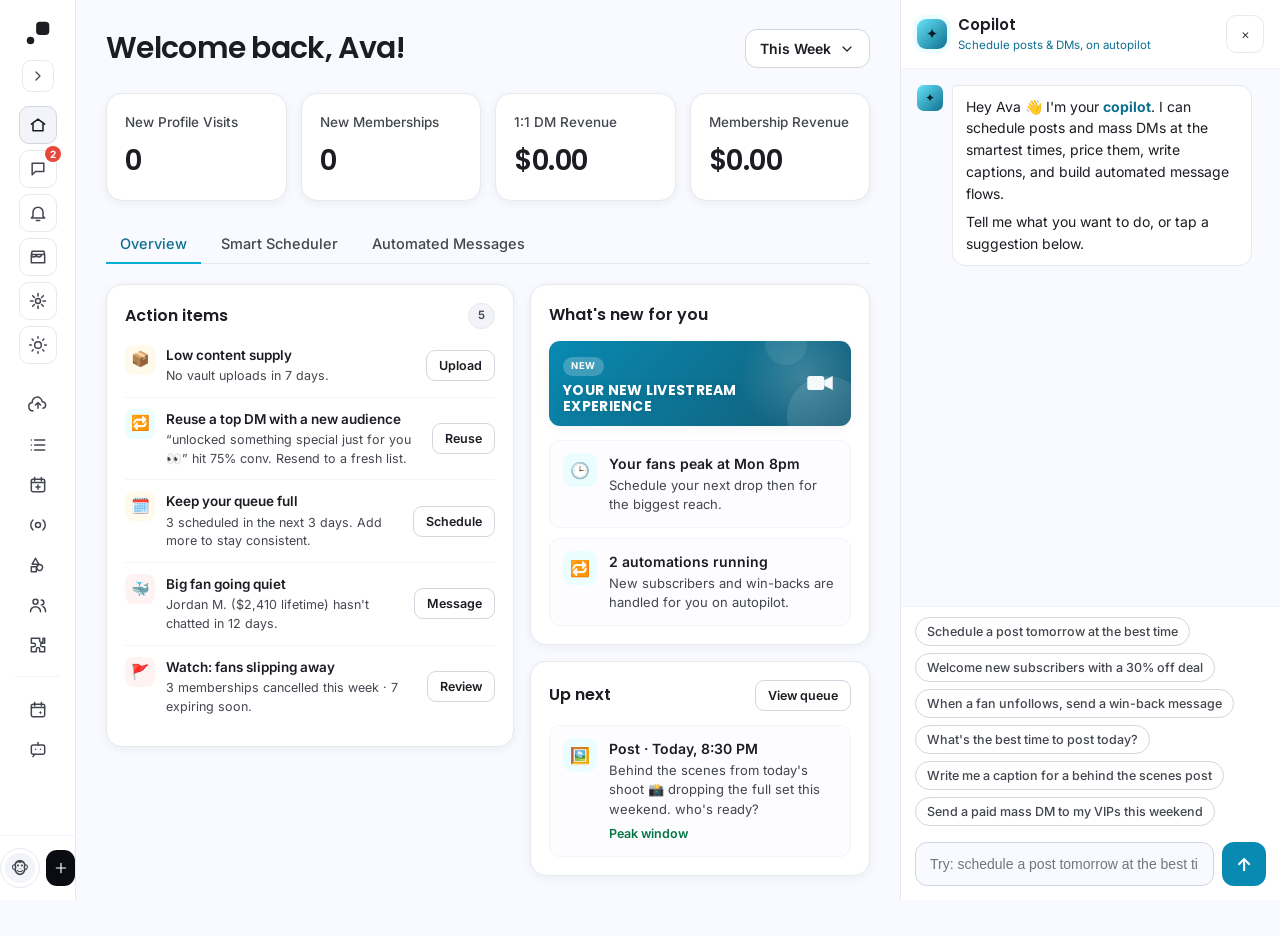
<file: index.html>
<!DOCTYPE html>
<html lang="en">
<head>
  <meta charset="UTF-8" />
  <meta name="viewport" content="width=device-width, initial-scale=1.0" />
  <title>passes · creator copilot</title>
  <meta name="description" content="Passes creator dashboard with an AI copilot that schedules content smartly and builds automated messages." />
  <link rel="preconnect" href="https://fonts.googleapis.com" />
  <link rel="preconnect" href="https://fonts.gstatic.com" crossorigin />
  <link href="https://fonts.googleapis.com/css2?family=Poppins:wght@400;500;600;700&family=Inter:wght@400;500;600&display=swap" rel="stylesheet" />
  <link rel="stylesheet" href="css/styles.css" />
</head>
<body>
  <script>
    // set theme + nav state before paint to avoid a flash
    // (defaults: light theme to match the product, side nav folded)
    (function () {
      var theme = "light", nav = "collapsed";
      try { theme = localStorage.getItem("passes-theme") || "light"; } catch (e) {}
      try { nav = localStorage.getItem("passes-nav") || "collapsed"; } catch (e) {}
      var r = document.documentElement;
      r.setAttribute("data-theme", theme);
      if (nav === "collapsed") r.classList.add("nav-collapsed");
    })();
  </script>

  <!-- ========== LEFT SIDEBAR (foldable) ========== -->
  <aside class="sidebar" id="sidebar">
    <div class="sidebar__inner">
      <div class="sidebar__top">
        <a class="brand" href="#" aria-label="passes home">
          <svg viewBox="0 0 32 32" width="30" height="30" aria-hidden="true">
            <rect x="14" y="4" width="14" height="14" rx="4" fill="currentColor"/>
            <circle cx="8" cy="24" r="4" fill="currentColor"/>
          </svg>
        </a>
        <button class="navtoggle" id="navToggle" aria-label="Expand menu" title="Expand / collapse menu">
          <svg viewBox="0 0 24 24" class="ic ic-sm navtoggle__chev"><path d="M15 6l-6 6 6 6"/></svg>
        </button>
      </div>

      <div class="iconrow">
        <button class="iconbtn is-active" data-view="overview" title="Home" aria-label="Home">
          <svg viewBox="0 0 24 24" class="ic"><path d="M4 11l8-6 8 6M6 10v9h12v-9"/></svg>
        </button>
        <button class="iconbtn" data-soon="Messages" title="Messages" aria-label="Messages">
          <svg viewBox="0 0 24 24" class="ic"><path d="M5 5h14v10H9l-4 4z"/></svg>
          <span class="badge">2</span>
        </button>
        <button class="iconbtn" data-soon="Notifications" title="Notifications" aria-label="Notifications">
          <svg viewBox="0 0 24 24" class="ic"><path d="M6 16v-5a6 6 0 0 1 12 0v5l2 2H4zM10 21h4"/></svg>
        </button>
        <button class="iconbtn" data-soon="Storefront" title="Storefront" aria-label="Storefront">
          <svg viewBox="0 0 24 24" class="ic"><path d="M4 9l1-4h14l1 4M4 9h16v10H4zM4 9a3 3 0 0 0 6 0 3 3 0 0 0 6 0"/></svg>
        </button>
        <button class="iconbtn" data-soon="Settings" title="Settings" aria-label="Settings">
          <svg viewBox="0 0 24 24" class="ic"><circle cx="12" cy="12" r="3"/><path d="M12 3v3M12 18v3M3 12h3M18 12h3M5.6 5.6l2.1 2.1M16.3 16.3l2.1 2.1M18.4 5.6l-2.1 2.1M7.7 16.3l-2.1 2.1"/></svg>
        </button>
        <button class="iconbtn iconbtn--theme" id="themeToggle" title="Toggle light / dark" aria-label="Toggle theme">
          <svg viewBox="0 0 24 24" class="ic ic-sun"><circle cx="12" cy="12" r="4"/><path d="M12 2v2M12 20v2M2 12h2M20 12h2M4.9 4.9l1.4 1.4M17.7 17.7l1.4 1.4M19.1 4.9l-1.4 1.4M6.3 17.7l-1.4 1.4"/></svg>
          <svg viewBox="0 0 24 24" class="ic ic-moon"><path d="M20 14.5A8 8 0 1 1 9.5 4a6.5 6.5 0 0 0 10.5 10.5z"/></svg>
        </button>
      </div>

      <nav class="navgroup" aria-label="Creator tools">
        <div class="navgroup__label">Creator Tools</div>
        <button class="navitem" data-soon="Vault">
          <svg viewBox="0 0 24 24" class="ic"><path d="M12 16V9m0 0l-3 3m3-3l3 3M6 19a5 5 0 0 1-1-9.9A6 6 0 0 1 17 8a4 4 0 0 1 1 7.9"/></svg>
          <span>Vault</span>
        </button>
        <button class="navitem" data-soon="Lists">
          <svg viewBox="0 0 24 24" class="ic"><path d="M8 6h12M8 12h12M8 18h12M4 6h.01M4 12h.01M4 18h.01"/></svg>
          <span>Lists</span>
        </button>
        <button class="navitem" data-view="scheduler">
          <svg viewBox="0 0 24 24" class="ic"><rect x="4" y="5" width="16" height="15" rx="2"/><path d="M4 9h16M8 3v4M16 3v4M12 12v5M9.5 14.5h5"/></svg>
          <span>Scheduler</span>
        </button>
        <button class="navitem" data-soon="Livestream">
          <svg viewBox="0 0 24 24" class="ic"><circle cx="12" cy="12" r="3"/><path d="M6 6a8 8 0 0 0 0 12M18 6a8 8 0 0 1 0 12"/></svg>
          <span>Start Livestream</span>
          <span class="tag">Updated</span>
        </button>
        <button class="navitem" data-soon="Post Categories">
          <svg viewBox="0 0 24 24" class="ic"><path d="M9 4L5 11h8zM17.5 15a3.5 3.5 0 1 0 0 .01M4 14h6v6H4z"/></svg>
          <span>Post Categories</span>
        </button>
        <button class="navitem" data-soon="Manage Memberships">
          <svg viewBox="0 0 24 24" class="ic"><circle cx="9" cy="8" r="3"/><path d="M3 20a6 6 0 0 1 12 0M16 6a3 3 0 0 1 0 6M18 14a6 6 0 0 1 3 6"/></svg>
          <span>Manage Memberships</span>
        </button>
        <button class="navitem" data-soon="Integrations">
          <svg viewBox="0 0 24 24" class="ic"><path d="M10 4h4v3a2 2 0 0 0 4 0V4h2v6h-3a2 2 0 0 0 0 4h3v6h-6v-3a2 2 0 0 0-4 0v3H4v-6h3a2 2 0 0 0 0-4H4V4z"/></svg>
          <span>Integrations</span>
        </button>
      </nav>

      <div class="navgroup navgroup--smart" aria-label="Smart tools">
        <div class="navgroup__label">Smart Tools</div>
        <button class="navitem" data-view="scheduler">
          <svg viewBox="0 0 24 24" class="ic"><rect x="4" y="5" width="16" height="15" rx="2"/><path d="M4 9h16M8 3v4M16 3v4"/><path d="M15 13l.7 1.6L17.3 15l-1.6.7L15 17.3l-.7-1.6L12.7 15l1.6-.7z" fill="currentColor" stroke="none"/></svg>
          <span>Smart Scheduler</span>
        </button>
        <button class="navitem" data-view="automations">
          <svg viewBox="0 0 24 24" class="ic"><rect x="4" y="6" width="16" height="11" rx="2"/><path d="M8 17l-2 3M9 11h.01M15 11h.01M12 3v3"/></svg>
          <span>Automated Messages</span>
        </button>
      </div>

      <div class="sidebar__foot">
        <button class="userswitch" data-soon="Switch account">
          <span class="userswitch__avatar">🐵</span>
          <svg viewBox="0 0 24 24" class="ic ic-sm"><path d="M8 9l4-4 4 4M8 15l4 4 4-4"/></svg>
        </button>
        <button class="btn btn--create" data-soon="Create" title="Create">
          <svg viewBox="0 0 24 24" class="ic ic-sm"><path d="M12 5v14M5 12h14"/></svg>
          <span class="btn__label">Create</span>
        </button>
      </div>
    </div>
  </aside>

  <button class="menubtn" id="menuBtn" aria-label="Open menu" hidden>☰</button>
  <div class="sidebar__scrim" id="sidebarScrim" hidden></div>

  <!-- ========== MAIN ========== -->
  <main class="main" id="main">
    <div class="wrap">
      <header class="mainhead">
        <div><h1 class="mainhead__title">Welcome back, Ava!</h1></div>
        <div id="rangeHost"></div>
      </header>

      <section class="stats" id="statsRow" aria-label="Key metrics"></section>

      <nav class="tabs" role="tablist" aria-label="Dashboard sections">
        <button class="tab is-active" role="tab" data-view="overview">Overview</button>
        <button class="tab" role="tab" data-view="scheduler">Smart Scheduler</button>
        <button class="tab" role="tab" data-view="automations">Automated Messages</button>
      </nav>

      <!-- OVERVIEW -->
      <section class="view is-active" data-view="overview" id="view-overview">
        <div class="overview">
          <div class="card" id="actionItems"></div>
          <div class="overview__right">
            <div class="card notif">
              <div class="card__head"><h3 class="card__title">What's new for you</h3></div>
              <div class="banner" role="img" aria-label="New livestream experience">
                <div class="banner__glass"></div>
                <div class="banner__content">
                  <span class="banner__tag">NEW</span>
                  <div class="banner__title">Your new livestream experience</div>
                </div>
                <svg class="banner__cam" viewBox="0 0 24 24" aria-hidden="true"><rect x="3" y="7" width="12" height="10" rx="2" fill="currentColor"/><path d="M15 10l6-3v10l-6-3z" fill="currentColor"/></svg>
                <span class="banner__c banner__c1"></span>
                <span class="banner__c banner__c2"></span>
              </div>
              <div id="tipsList" class="actionlist"></div>
            </div>
            <div class="card" id="upNextCard"></div>
          </div>
        </div>
      </section>

      <!-- SMART SCHEDULER -->
      <section class="view" data-view="scheduler" id="view-scheduler"></section>

      <!-- AUTOMATED MESSAGES -->
      <section class="view" data-view="automations" id="view-automations"></section>
    </div>
  </main>

  <!-- ========== COPILOT (docked right) ========== -->
  <aside class="copilot" id="copilot" aria-label="AI copilot">
    <div class="copilot__head">
      <div class="copilot__id">
        <span class="copilot__dot" aria-hidden="true"></span>
        <div>
          <div class="copilot__name">Copilot</div>
          <div class="copilot__status">Schedule posts &amp; DMs, on autopilot</div>
        </div>
      </div>
      <button class="iconbtn copilot__min" id="copilotMin" aria-label="Collapse copilot" title="Collapse">×</button>
    </div>
    <div class="chat" id="chatLog" aria-live="polite"></div>
    <div class="chat__suggest" id="chatSuggest"></div>
    <form class="composer" id="composer" autocomplete="off">
      <input class="composer__input" id="chatInput" type="text"
             placeholder="Try: schedule a post tomorrow at the best time" aria-label="Message your copilot" />
      <button class="composer__send" type="submit" aria-label="Send">↑</button>
    </form>
  </aside>

  <button class="fab" id="copilotFab" hidden aria-label="Open copilot">
    <span class="fab__spark" aria-hidden="true">✦</span>
    <span class="fab__label">Copilot</span>
  </button>

  <!-- MODAL HOST -->
  <div class="modal" id="modal" hidden>
    <div class="modal__backdrop" data-close-modal></div>
    <div class="modal__card" role="dialog" aria-modal="true" aria-labelledby="modalTitle" id="modalCard"></div>
  </div>

  <!-- TOASTS -->
  <div class="toasts" id="toasts" aria-live="polite"></div>

  <script src="js/data.js"></script>
  <script src="js/scheduler.js"></script>
  <script src="js/automations.js"></script>
  <script src="js/nlu.js"></script>
  <script src="js/chatbot.js"></script>
  <script src="js/app.js"></script>
</body>
</html>
</file>
<file: css/styles.css>
/* ============================================================
   Passes Creator Dashboard — light-first, with a dark toggle.
   Light default matches the real product; Powder Blue accents.
   Theme model:
     :root                         -> light palette (default)
     @media (prefers-color-scheme: dark) :root:not([data-theme=light])
     :root[data-theme=dark]        -> dark (toggle wins both ways)
   All components read tokens, never raw theme literals.
   ============================================================ */

:root {
  /* Powder Blue scale (approved values) */
  --pb-25:#F5FEFF; --pb-50:#ECFDFF; --pb-100:#CFF9FE; --pb-200:#A5F0FC;
  --pb-300:#67E3F9; --pb-400:#22CCEE; --pb-500:#06AED4; --pb-600:#088AB2;
  --pb-700:#0E7090; --pb-800:#155B75; --pb-900:#164C63; --pb-950:#0D2D3A;

  /* --- LIGHT palette (mapped from Passes Light mode tokens) --- */
  --app:      #F8FAFF;   /* bg-secondary */
  --surface:  #FFFFFF;   /* bg-primary */
  --surface-2:#FFFFFF;
  --raise:    #FDFDFF;   /* bg-secondary-subtle */
  --hover:    #F3F4FA;   /* bg-tertiary */
  --border:   #E8E9EF;   /* border-secondary */
  --border-2: #D4D6DF;   /* border-primary */
  --line:     #F3F4FA;   /* border-tertiary */

  --ink-0: #1B1D23;      /* text-primary */
  --ink-1: #43464F;      /* text-secondary */
  --ink-2: #737581;      /* text-quaternary / placeholder */

  --accent:      #06AED4;   /* brand-500 */
  --accent-deep: #0E7090;   /* brand-700 */
  --accent-text: #0E7090;   /* text-brand-secondary (on light) */
  --accent-soft: #ECFDFF;   /* bg-brand-primary */
  --brand-solid:       #088AB2;  /* bg-brand-solid */
  --brand-solid-hover: #0E7090;  /* bg-brand-solid-hover */
  --on-brand-solid:    #FFFFFF;  /* text-primary-on-brand */
  --ink-on-accent-deep:#FFFFFF;  /* text on deep-accent bubble */

  --good:#067647; --good-soft:#ECFDF3; --good-bd:#ABEFC6;   /* success */
  --warn:#B54708; --warn-soft:#FFFAEB; --warn-bd:#FEDF89;   /* warning */
  --bad:#D92D20;  --bad-soft:#FEF3F2;  --bad-bd:#FDA29B;    /* error */

  --post-text:#0E7090; --post-bg:#ECFDFF; --post-bd:#A5F0FC;
  --dm-text:#6B3FB0;   --dm-bg:#F2ECFD;  --dm-bd:#DDD0F5;

  --create-bg:#0B0C12; --create-text:#FFFFFF;  /* bg-primary-solid */

  --radius:16px; --radius-sm:11px;
  --shadow:    0 10px 30px rgba(20,30,40,.10);
  --shadow-sm: 0 2px 10px rgba(20,30,40,.06);
  --ring: 0 0 0 3px rgba(6,174,212,.28);

  --font-display:"Poppins", system-ui, sans-serif;
  --font-body:"Inter", system-ui, -apple-system, sans-serif;

  --side-w: 250px;
  --side-w-collapsed: 76px;
  --copilot-w: 380px;
}

/* --- DARK palette (mapped from Passes Dark mode tokens) --- */
@media (prefers-color-scheme: dark) {
  :root:not([data-theme="light"]) {
    --app:#0B0C12; --surface:#1B1D23; --surface-2:#1B1D23; --raise:#1B1D23;
    --hover:#292A31; --border:#292A31; --border-2:#43464F; --line:#292A31;
    --ink-0:#F8FAFF; --ink-1:#D4D6DF; --ink-2:#A4A7B3;
    --accent:#06AED4; --accent-deep:#67E3F9; --accent-text:#A5F0FC; --accent-soft:rgba(6,174,212,.16);
    --brand-solid:#088AB2; --brand-solid-hover:#06AED4; --on-brand-solid:#F8FAFF;
    --ink-on-accent-deep:#04222b;
    --good:#47CD89; --good-soft:rgba(23,178,106,.16); --good-bd:#085D3A;
    --warn:#FDB022; --warn-soft:rgba(247,144,9,.16); --warn-bd:#93370D;
    --bad:#F97066;  --bad-soft:rgba(240,68,56,.16);   --bad-bd:#912018;
    --post-text:#A5F0FC; --post-bg:rgba(8,138,178,.20); --post-bd:#0E7090;
    --dm-text:#D6B8FF;   --dm-bg:rgba(120,80,200,.20);  --dm-bd:#40306b;
    --create-bg:#F8FAFF; --create-text:#0B0C12;
    --shadow:0 14px 40px rgba(0,0,0,.5); --shadow-sm:0 4px 16px rgba(0,0,0,.35);
    --ring:0 0 0 3px rgba(6,174,212,.35);
  }
}
/* --- DARK palette (explicit toggle) --- */
:root[data-theme="dark"] {
  --app:#0B0C12; --surface:#1B1D23; --surface-2:#1B1D23; --raise:#1B1D23;
  --hover:#292A31; --border:#292A31; --border-2:#43464F; --line:#292A31;
  --ink-0:#F8FAFF; --ink-1:#D4D6DF; --ink-2:#A4A7B3;
  --accent:#06AED4; --accent-deep:#67E3F9; --accent-text:#A5F0FC; --accent-soft:rgba(6,174,212,.16);
  --brand-solid:#088AB2; --brand-solid-hover:#06AED4; --on-brand-solid:#F8FAFF;
  --ink-on-accent-deep:#04222b;
  --good:#47CD89; --good-soft:rgba(23,178,106,.16); --good-bd:#085D3A;
  --warn:#FDB022; --warn-soft:rgba(247,144,9,.16); --warn-bd:#93370D;
  --bad:#F97066;  --bad-soft:rgba(240,68,56,.16);   --bad-bd:#912018;
  --post-text:#A5F0FC; --post-bg:rgba(8,138,178,.20); --post-bd:#0E7090;
  --dm-text:#D6B8FF;   --dm-bg:rgba(120,80,200,.20);  --dm-bd:#40306b;
  --create-bg:#F8FAFF; --create-text:#0B0C12;
  --shadow:0 14px 40px rgba(0,0,0,.5); --shadow-sm:0 4px 16px rgba(0,0,0,.35);
  --ring:0 0 0 3px rgba(6,174,212,.35);
}

* { box-sizing: border-box; }
[hidden] { display: none !important; }

html, body {
  margin: 0; padding: 0;
  background: var(--app);
  color: var(--ink-0);
  font-family: var(--font-body);
  font-size: 15px; line-height: 1.5;
  -webkit-font-smoothing: antialiased;
}
a { color: inherit; text-decoration: none; }
button { font-family: inherit; cursor: pointer; }
:focus-visible { outline: none; box-shadow: var(--ring); border-radius: 8px; }
@media (prefers-reduced-motion: reduce) { * { animation: none !important; transition: none !important; } }

.ic { width: 20px; height: 20px; fill: none; stroke: currentColor; stroke-width: 1.8; stroke-linecap: round; stroke-linejoin: round; flex: 0 0 auto; }
.ic-sm { width: 16px; height: 16px; }

/* ===================== SIDEBAR ===================== */
.sidebar {
  position: fixed; top: 0; left: 0; bottom: 0; width: var(--side-w); z-index: 40;
  background: var(--surface); border-right: 1px solid var(--border);
  overflow-y: auto;
}
.sidebar__inner { display: flex; flex-direction: column; min-height: 100%; padding: 18px 14px 90px; }
.sidebar__top { display: flex; align-items: center; justify-content: space-between; padding: 0 4px 12px; }
.brand { color: var(--ink-0); display: flex; align-items: center; }
.navtoggle {
  width: 32px; height: 32px; border-radius: 9px; border: 1px solid var(--border);
  background: var(--surface); color: var(--ink-1); display: grid; place-items: center;
  transition: background .15s, color .15s;
}
.navtoggle:hover { background: var(--hover); color: var(--ink-0); }
.navtoggle__chev { transition: transform .2s; }
.nav-collapsed .navtoggle__chev { transform: rotate(180deg); }
.iconrow { display: flex; gap: 6px; padding: 0 4px 14px; flex-wrap: wrap; }
.iconbtn {
  position: relative; width: 38px; height: 38px; border-radius: 10px;
  border: 1px solid var(--border); background: var(--surface); color: var(--ink-1);
  display: grid; place-items: center; transition: background .15s, color .15s, border-color .15s;
}
.iconbtn:hover { background: var(--hover); color: var(--ink-0); }
.iconbtn.is-active { background: var(--hover); color: var(--ink-0); border-color: var(--border-2); }
.iconbtn .badge {
  position: absolute; top: -5px; right: -5px; min-width: 16px; height: 16px; padding: 0 4px;
  border-radius: 999px; background: #E8483C; color: #fff; font-size: 10px; font-weight: 700;
  display: grid; place-items: center;
}
.iconbtn--theme .ic-moon { display: none; }
:root[data-theme="dark"] .iconbtn--theme .ic-sun { display: none; }
:root[data-theme="dark"] .iconbtn--theme .ic-moon { display: block; }

.navgroup { display: flex; flex-direction: column; gap: 2px; padding-top: 8px; }
.navgroup--smart { margin-top: 12px; padding-top: 14px; border-top: 1px solid var(--line); }
.navgroup__label {
  font-size: 11px; font-weight: 700; letter-spacing: .8px; text-transform: uppercase;
  color: var(--ink-2); padding: 6px 10px;
}
.navitem {
  display: flex; align-items: center; gap: 12px; width: 100%;
  padding: 9px 10px; border-radius: 10px; border: none; background: transparent;
  color: var(--ink-1); font-size: 14.5px; font-weight: 500; text-align: left;
  transition: background .15s, color .15s;
}
.navitem span:not(.tag) { flex: 1; }
.navitem:hover { background: var(--hover); color: var(--ink-0); }
.navitem.is-active { background: var(--accent-soft); color: var(--accent-text); }
.navitem.is-active .ic { color: var(--accent-text); }
.tag {
  font-size: 10.5px; font-weight: 700; color: var(--accent-text);
  border: 1px solid var(--post-bd); background: var(--post-bg);
  padding: 2px 7px; border-radius: 999px;
}

.sidebar__foot {
  position: fixed; bottom: 0; left: 0; width: var(--side-w);
  display: flex; gap: 8px; align-items: center; padding: 12px 18px;
  background: var(--surface); border-right: 1px solid var(--border); border-top: 1px solid var(--line);
}
.userswitch {
  display: flex; align-items: center; gap: 4px; padding: 4px 8px 4px 4px;
  border: 1px solid var(--border); border-radius: 999px; background: var(--surface); color: var(--ink-1);
}
.userswitch__avatar {
  width: 30px; height: 30px; border-radius: 50%; display: grid; place-items: center;
  background: var(--hover); font-size: 16px;
}
.btn--create {
  flex: 1; display: inline-flex; align-items: center; justify-content: center; gap: 7px;
  background: var(--create-bg); color: var(--create-text);
  border: none; border-radius: 12px; padding: 11px 14px; font-weight: 600; font-size: 14px;
}
.btn--create .ic { stroke: currentColor; }
.btn--create:hover { opacity: .92; }

.menubtn {
  position: fixed; top: 14px; left: 14px; z-index: 60;
  width: 42px; height: 42px; border-radius: 11px; border: 1px solid var(--border);
  background: var(--surface); color: var(--ink-0); font-size: 18px; box-shadow: var(--shadow-sm);
}
.sidebar__scrim { position: fixed; inset: 0; z-index: 39; background: rgba(10,20,25,.4); }

/* ===================== MAIN ===================== */
.main { margin-left: var(--side-w); margin-right: var(--copilot-w); min-height: 100vh; padding: 26px 30px 60px; transition: margin .2s ease; }
.copilot-off .main { margin-right: 0; }
.wrap { max-width: 1000px; margin: 0 auto; }

.mainhead { display: flex; align-items: center; justify-content: space-between; gap: 16px; margin-bottom: 22px; }
.mainhead__title { font-family: var(--font-display); font-weight: 600; font-size: 30px; letter-spacing: -.7px; margin: 0; }
.mainhead__sub { color: var(--ink-1); margin: 3px 0 0; }

/* range filter */
.rangefilter { position: relative; }
.rangefilter__btn {
  display: inline-flex; align-items: center; gap: 8px;
  background: var(--surface); border: 1px solid var(--border-2); color: var(--ink-0);
  border-radius: 12px; padding: 10px 14px; font-weight: 600; font-size: 14px;
}
.rangefilter__btn:hover { background: var(--hover); }
.rangefilter__menu {
  position: absolute; right: 0; top: calc(100% + 6px); z-index: 30; min-width: 170px;
  background: var(--surface); border: 1px solid var(--border); border-radius: 12px;
  box-shadow: var(--shadow); padding: 6px; display: flex; flex-direction: column;
}
.rangefilter__menu button {
  text-align: left; background: transparent; border: none; color: var(--ink-1);
  padding: 9px 11px; border-radius: 8px; font-size: 14px; font-weight: 500;
}
.rangefilter__menu button:hover { background: var(--hover); color: var(--ink-0); }
.rangefilter__menu button.is-active { color: var(--accent-text); font-weight: 600; }

/* ===================== STATS ===================== */
.stats { display: grid; grid-template-columns: repeat(4, 1fr); gap: 14px; margin-bottom: 24px; }
.stat { background: var(--surface); border: 1px solid var(--border); border-radius: var(--radius); padding: 18px; box-shadow: var(--shadow-sm); }
.stat__label { color: var(--ink-1); font-size: 13.5px; font-weight: 500; }
.stat__value { font-family: var(--font-display); font-weight: 600; font-size: 28px; margin-top: 8px; letter-spacing: -.5px; font-variant-numeric: tabular-nums; }
.stat__delta { font-size: 12.5px; font-weight: 600; margin-top: 4px; }
.stat__delta.up { color: var(--good); }
.stat__delta.down { color: var(--bad); }
.stat__delta.flat { color: var(--ink-2); }

/* ===================== TABS ===================== */
.tabs { display: flex; gap: 6px; border-bottom: 1px solid var(--border); margin-bottom: 20px; }
.tab { background: transparent; border: none; color: var(--ink-1); font-weight: 500; font-size: 14.5px; padding: 10px 14px; border-bottom: 2px solid transparent; margin-bottom: -1px; transition: color .15s, border-color .15s; }
.tab:hover { color: var(--ink-0); }
.tab.is-active { color: var(--accent-text); border-bottom-color: var(--accent); }

/* ===================== VIEWS ===================== */
.view { display: none; animation: fade .25s ease; }
.view.is-active { display: block; }
@keyframes fade { from { opacity: 0; transform: translateY(4px); } to { opacity: 1; transform: none; } }

/* OVERVIEW layout: Action items (left) | right column with What's new over Up next */
.overview { display: grid; grid-template-columns: minmax(0, 1.2fr) minmax(0, 1fr); gap: 16px; align-items: start; }
.overview__right { display: flex; flex-direction: column; gap: 16px; }
.notif .banner { margin-bottom: 14px; }
.notif .actionlist { margin-top: 0; }

/* action items */
.aitem { display: flex; gap: 11px; align-items: flex-start; padding: 11px 0; border-top: 1px solid var(--line); }
.aitem:first-child { border-top: none; padding-top: 2px; }
.aitem__icon { flex: 0 0 30px; height: 30px; border-radius: 8px; display: grid; place-items: center; font-size: 15px; background: var(--accent-soft); }
.aitem__icon--warn { background: var(--warn-soft); }
.aitem__icon--bad { background: var(--bad-soft); }
.aitem__body { flex: 1; min-width: 0; }
.aitem__title { font-weight: 600; font-size: 13.5px; }
.aitem__desc { color: var(--ink-1); font-size: 12.5px; margin-top: 2px; }
.aitem__cta { flex-shrink: 0; align-self: center; }

/* ===================== CARDS / GENERIC ===================== */
.card { background: var(--surface); border: 1px solid var(--border); border-radius: var(--radius); padding: 18px; box-shadow: var(--shadow-sm); }
.card__head { display: flex; align-items: center; justify-content: space-between; gap: 12px; margin-bottom: 14px; }
.card__title { font-family: var(--font-display); font-weight: 600; font-size: 16px; margin: 0; }
.card__sub { color: var(--ink-1); font-size: 13px; margin: 2px 0 0; }

.btn { border: 1px solid transparent; border-radius: 11px; padding: 9px 15px; font-weight: 600; font-size: 13.5px; transition: transform .08s, background .15s, border-color .15s, opacity .15s; }
.btn:active { transform: translateY(1px); }
.btn--primary { background: var(--brand-solid); color: var(--on-brand-solid); }
.btn--primary:hover { background: var(--brand-solid-hover); }
.btn--ghost { background: var(--surface); border-color: var(--border-2); color: var(--ink-0); }
.btn--ghost:hover { background: var(--hover); }
.btn--sm { padding: 7px 12px; font-size: 12.5px; border-radius: 9px; }
.btn--danger { background: transparent; border-color: var(--bad-bd); color: var(--bad); }
.btn--danger:hover { background: var(--bad-soft); }

.pill { display: inline-flex; align-items: center; gap: 5px; padding: 3px 9px; border-radius: 999px; font-size: 11.5px; font-weight: 600; background: var(--hover); color: var(--ink-1); border: 1px solid var(--border); }
.pill--smart { background: var(--accent-soft); color: var(--accent-text); border-color: var(--post-bd); }
.pill--post { color: var(--post-text); border-color: var(--post-bd); background: var(--post-bg); }
.pill--dm { color: var(--dm-text); border-color: var(--dm-bd); background: var(--dm-bg); }
.pill--active { color: var(--good); border-color: var(--good-bd); background: var(--good-soft); }
.pill--paused { color: var(--warn); border-color: var(--warn-bd); background: var(--warn-soft); }

.muted { color: var(--ink-2); }
.small { font-size: 12.5px; }
.right { margin-left: auto; }
.spacer { flex: 1; }
.stat__delta.up, .up { color: var(--good); }
.down { color: var(--bad); }
.flat { color: var(--ink-2); }

/* what's-new tips */
.actionlist { display: flex; flex-direction: column; gap: 10px; }
.action-tip { display: flex; gap: 12px; align-items: flex-start; background: var(--raise); border: 1px solid var(--line); border-radius: var(--radius-sm); padding: 12px 13px; }
.action-tip__icon { flex: 0 0 34px; height: 34px; border-radius: 9px; display: grid; place-items: center; font-size: 16px; background: var(--accent-soft); color: var(--accent-text); }
.action-tip__title { font-weight: 600; font-size: 14px; }
.action-tip__desc { color: var(--ink-1); font-size: 13px; margin-top: 2px; }

/* ===================== LIVESTREAM BANNER ===================== */
.banner {
  position: relative; overflow: hidden; border-radius: var(--radius-sm);
  background: linear-gradient(135deg, #088AB2 0%, #0E7090 55%, #155B75 100%);
  min-height: 84px; color: #fff; box-shadow: var(--shadow-sm);
  display: flex; align-items: center;
}
.banner__glass { position: absolute; inset: 0; background: radial-gradient(90px 90px at 84% 40%, rgba(255,255,255,.18), transparent 70%); }
.banner__content { position: relative; z-index: 2; padding: 12px 14px; }
.banner__tag { display: inline-block; background: rgba(255,255,255,.22); color: #fff; font-size: 9.5px; font-weight: 700; letter-spacing: .5px; padding: 2px 8px; border-radius: 999px; margin-bottom: 6px; }
.banner__title { font-family: var(--font-display); font-weight: 700; font-size: 14px; line-height: 1.15; text-transform: uppercase; letter-spacing: .3px; max-width: 72%; text-shadow: 0 1px 8px rgba(0,0,0,.12); }
.banner__cam { position: absolute; right: 14px; top: 50%; transform: translateY(-50%); width: 34px; height: 34px; color: rgba(255,255,255,.95); z-index: 2; }
.banner__c { position: absolute; border-radius: 50%; background: rgba(255,255,255,.10); z-index: 1; }
.banner__c1 { width: 80px; height: 80px; right: -16px; bottom: -30px; }
.banner__c2 { width: 42px; height: 42px; right: 44px; top: -18px; background: rgba(255,255,255,.08); }

/* ===================== QUEUE (scheduler) ===================== */
.toolbar { display: flex; align-items: center; gap: 10px; margin-bottom: 14px; flex-wrap: wrap; }
.seg { display: inline-flex; background: var(--surface); border: 1px solid var(--border); border-radius: 11px; padding: 3px; }
.seg button { background: transparent; border: none; color: var(--ink-1); padding: 7px 13px; border-radius: 8px; font-weight: 600; font-size: 13px; }
.seg button.is-active { background: var(--hover); color: var(--accent-text); }

.queue { display: flex; flex-direction: column; gap: 10px; }
.qitem { display: grid; grid-template-columns: 92px 1fr auto; gap: 14px; align-items: center; background: var(--surface); border: 1px solid var(--border); border-radius: var(--radius); padding: 14px 16px; box-shadow: var(--shadow-sm); transition: border-color .15s; }
.qitem:hover { border-color: var(--border-2); }
.qitem__when { text-align: center; }
.qitem__day { font-family: var(--font-display); font-weight: 600; font-size: 18px; }
.qitem__mon { font-size: 11px; color: var(--ink-2); text-transform: uppercase; letter-spacing: .5px; }
.qitem__time { font-size: 12.5px; color: var(--accent-text); margin-top: 2px; font-weight: 600; }
.qitem__body { min-width: 0; }
.qitem__meta { display: flex; align-items: center; gap: 8px; margin-bottom: 5px; flex-wrap: wrap; }
.qitem__text { color: var(--ink-0); font-size: 14px; overflow: hidden; display: -webkit-box; -webkit-line-clamp: 2; -webkit-box-orient: vertical; }
.qitem__sub { color: var(--ink-2); font-size: 12.5px; margin-top: 4px; display: flex; align-items: center; gap: 8px; }
.qitem__thumb { width: 30px; height: 30px; border-radius: 7px; object-fit: cover; border: 1px solid var(--border); }
.qitem__actions { display: flex; gap: 6px; flex-shrink: 0; }
.empty { text-align: center; color: var(--ink-2); padding: 40px 20px; border: 1px dashed var(--border-2); border-radius: var(--radius); }

/* ===================== AUTOMATIONS ===================== */
.autolist { display: flex; flex-direction: column; gap: 10px; }
.auto { background: var(--surface); border: 1px solid var(--border); border-radius: var(--radius); padding: 15px 16px; display: grid; grid-template-columns: 40px 1fr auto; gap: 14px; align-items: center; box-shadow: var(--shadow-sm); transition: border-color .15s; }
.auto:hover { border-color: var(--border-2); }
.auto__icon { width: 40px; height: 40px; border-radius: 10px; display: grid; place-items: center; font-size: 18px; background: var(--accent-soft); }
.auto__name { font-weight: 600; font-size: 14.5px; }
.auto__trig { color: var(--ink-1); font-size: 12.5px; margin-top: 2px; }
.auto__stat { color: var(--ink-2); font-size: 12px; margin-top: 4px; }
.auto__right { display: flex; align-items: center; gap: 10px; }

.flow { display: flex; flex-direction: column; }
.flow__node { background: var(--raise); border: 1px solid var(--border); border-radius: var(--radius-sm); padding: 13px 15px; }
.flow__node--trigger { border-color: var(--post-bd); background: var(--post-bg); }
.flow__node--cond { border-color: var(--warn-bd); background: var(--warn-soft); }
.flow__nodetop { display: flex; align-items: center; gap: 8px; margin-bottom: 6px; }
.flow__kind { font-size: 11px; font-weight: 700; text-transform: uppercase; letter-spacing: .6px; color: var(--ink-2); }
.flow__body { font-size: 13.5px; color: var(--ink-0); }
.flow__delay { color: var(--accent-text); font-size: 12px; font-weight: 600; }
.flow__connector { height: 20px; width: 2px; background: var(--border-2); margin: 0 auto; }
.flow__connector-label { text-align: center; margin: 4px auto; font-size: 11px; color: var(--ink-2); }

/* toggle switch */
.switch { position: relative; width: 40px; height: 22px; flex: 0 0 40px; }
.switch input { opacity: 0; width: 0; height: 0; }
.switch__track { position: absolute; inset: 0; border-radius: 999px; background: var(--border-2); transition: background .18s; }
.switch__track::before { content: ""; position: absolute; left: 3px; top: 3px; width: 16px; height: 16px; border-radius: 50%; background: #fff; transition: transform .18s; box-shadow: 0 1px 2px rgba(0,0,0,.2); }
.switch input:checked + .switch__track { background: var(--accent); }
.switch input:checked + .switch__track::before { transform: translateX(18px); }

/* ===================== COPILOT (docked right) ===================== */
.copilot {
  position: fixed; top: 0; right: 0; bottom: 0; width: var(--copilot-w); z-index: 45;
  display: flex; flex-direction: column; background: var(--surface);
  border-left: 1px solid var(--border);
}
.copilot-off .copilot { display: none; }

.copilot__head { display: flex; align-items: center; justify-content: space-between; padding: 14px 16px; border-bottom: 1px solid var(--line); background: var(--surface); }
.copilot__id { display: flex; align-items: center; gap: 11px; }
.copilot__dot { width: 30px; height: 30px; border-radius: 9px; background: linear-gradient(135deg, var(--pb-300), var(--pb-700)); display: grid; place-items: center; flex-shrink: 0; box-shadow: 0 0 0 4px var(--accent-soft); }
.copilot__dot::after { content: "✦"; color: #04222b; font-size: 15px; }
.copilot__name { font-family: var(--font-display); font-weight: 600; font-size: 15px; }
.copilot__status { font-size: 11.5px; color: var(--accent-text); }
.copilot__min { border: 1px solid var(--border); }

.chat { flex: 1; overflow-y: auto; padding: 16px; display: flex; flex-direction: column; gap: 12px; scroll-behavior: smooth; background: var(--app); }
.msg { display: flex; gap: 9px; max-width: 100%; animation: msgIn .22s ease; }
@keyframes msgIn { from { opacity: 0; transform: translateY(6px); } to { opacity: 1; transform: none; } }
.msg__avatar { flex: 0 0 26px; height: 26px; border-radius: 7px; display: grid; place-items: center; font-size: 12px; }
.msg--bot .msg__avatar { background: linear-gradient(135deg, var(--pb-300), var(--pb-700)); color: #04222b; }
.msg--user { flex-direction: row-reverse; }
.msg--user .msg__avatar { background: var(--hover); color: var(--ink-0); }
.msg__bubble { padding: 10px 13px; border-radius: 13px; font-size: 14px; line-height: 1.55; max-width: 300px; }
.msg--bot .msg__bubble { background: var(--surface); border: 1px solid var(--border); border-top-left-radius: 4px; }
.msg--user .msg__bubble { background: var(--accent-deep); color: var(--ink-on-accent-deep); border-top-right-radius: 4px; font-weight: 500; }
.msg__bubble p { margin: 0 0 7px; }
.msg__bubble p:last-child { margin-bottom: 0; }
.msg__bubble strong { color: inherit; font-weight: 700; }
.msg--bot .msg__bubble strong { color: var(--accent-text); }
.msg__bubble ul { margin: 6px 0; padding-left: 18px; }
.msg__bubble code { background: var(--hover); padding: 1px 5px; border-radius: 5px; font-size: 12.5px; }

.typing { display: inline-flex; gap: 4px; padding: 4px 2px; }
.typing span { width: 6px; height: 6px; border-radius: 50%; background: var(--ink-2); animation: blink 1.2s infinite; }
.typing span:nth-child(2) { animation-delay: .2s; }
.typing span:nth-child(3) { animation-delay: .4s; }
@keyframes blink { 0%,60%,100% { opacity: .3; } 30% { opacity: 1; } }

.actioncard { margin-top: 4px; background: var(--surface); border: 1px solid var(--post-bd); border-radius: 12px; overflow: hidden; }
.actioncard__head { padding: 9px 12px; font-size: 11px; font-weight: 700; text-transform: uppercase; letter-spacing: .6px; color: var(--accent-text); background: var(--accent-soft); border-bottom: 1px solid var(--post-bd); display: flex; align-items: center; gap: 6px; }
.actioncard__body { padding: 12px; display: flex; flex-direction: column; gap: 8px; }
.kv { display: flex; gap: 8px; font-size: 13px; }
.kv__k { color: var(--ink-2); flex: 0 0 84px; }
.kv__v { color: var(--ink-0); font-weight: 500; }
.actioncard__foot { padding: 0 12px 12px; display: flex; gap: 8px; flex-wrap: wrap; }
.actioncard.is-done .actioncard__foot { display: none; }
.actioncard__done { padding: 10px 12px; color: var(--good); font-size: 12.5px; font-weight: 600; border-top: 1px solid var(--line); display: none; }
.actioncard.is-done .actioncard__done { display: block; }

.chat__suggest { display: flex; gap: 7px; padding: 10px 14px 4px; flex-wrap: wrap; border-top: 1px solid var(--line); background: var(--surface); }
.chip { background: var(--surface); border: 1px solid var(--border-2); color: var(--ink-1); padding: 6px 11px; border-radius: 999px; font-size: 12.5px; font-weight: 500; transition: background .15s, color .15s, border-color .15s; }
.chip:hover { background: var(--hover); color: var(--accent-text); border-color: var(--post-bd); }

.composer { display: flex; gap: 8px; padding: 12px 14px 14px; background: var(--surface); }
.composer__input { flex: 1; background: var(--app); border: 1px solid var(--border-2); color: var(--ink-0); border-radius: 12px; padding: 11px 14px; font-size: 14px; outline: none; transition: border-color .15s, box-shadow .15s; }
.composer__input:focus { border-color: var(--accent); box-shadow: var(--ring); }
.composer__input::placeholder { color: var(--ink-2); }
.composer__send { flex: 0 0 44px; height: 44px; border-radius: 12px; border: none; background: var(--brand-solid); color: var(--on-brand-solid); font-size: 18px; font-weight: 700; transition: background .15s, transform .08s; }
.composer__send:hover { background: var(--brand-solid-hover); }
.composer__send:active { transform: scale(.94); }

/* FAB */
.fab { position: fixed; right: 22px; bottom: 22px; z-index: 65; background: var(--brand-solid); color: var(--on-brand-solid); border: none; border-radius: 999px; padding: 14px 20px; font-weight: 700; font-size: 14px; box-shadow: var(--shadow); display: flex; align-items: center; gap: 8px; }
.fab:hover { background: var(--brand-solid-hover); }
.fab__spark { font-size: 16px; }

/* ===================== MODAL ===================== */
.modal { position: fixed; inset: 0; z-index: 100; display: grid; place-items: center; padding: 16px; }
.modal[hidden] { display: none; }
.modal__backdrop { position: absolute; inset: 0; background: rgba(15,25,30,.45); backdrop-filter: blur(3px); }
.modal__card { position: relative; z-index: 1; width: min(560px, 96vw); max-height: 90vh; overflow-y: auto; background: var(--surface); border: 1px solid var(--border); border-radius: 18px; box-shadow: var(--shadow); padding: 22px; }
.modal__title { font-family: var(--font-display); font-weight: 600; font-size: 20px; margin: 0 0 4px; }
.modal__sub { color: var(--ink-1); margin: 0 0 18px; font-size: 13.5px; }
.field { margin-bottom: 14px; }
.field label { display: block; font-size: 12.5px; font-weight: 600; color: var(--ink-1); margin-bottom: 6px; }
.field input, .field textarea, .field select { width: 100%; background: var(--surface); border: 1px solid var(--border-2); color: var(--ink-0); border-radius: 10px; padding: 10px 12px; font-size: 14px; font-family: inherit; outline: none; transition: border-color .15s, box-shadow .15s; }
.field input:focus, .field textarea:focus, .field select:focus { border-color: var(--accent); box-shadow: var(--ring); }
.field textarea { resize: vertical; min-height: 84px; }
.field .btn--ghost { margin-top: 8px; }
.modal__foot { display: flex; justify-content: flex-end; gap: 10px; margin-top: 8px; }

/* media dropzone */
.dropzone { border: 1.5px dashed var(--border-2); border-radius: 12px; padding: 18px; text-align: center; color: var(--ink-1); background: var(--raise); cursor: pointer; transition: border-color .15s, background .15s; }
.dropzone:hover, .dropzone.is-drag { border-color: var(--accent); background: var(--accent-soft); }
.dropzone__ico { font-size: 22px; }
.dropzone__hint { font-size: 12.5px; color: var(--ink-2); margin-top: 4px; }
.media-grid { display: flex; gap: 8px; flex-wrap: wrap; margin-top: 10px; }
.media-thumb { position: relative; width: 62px; height: 62px; border-radius: 10px; overflow: hidden; border: 1px solid var(--border); background: var(--hover); display: grid; place-items: center; font-size: 22px; }
.media-thumb img, .media-thumb video { width: 100%; height: 100%; object-fit: cover; }
.media-thumb__rm { position: absolute; top: 2px; right: 2px; width: 18px; height: 18px; border-radius: 50%; border: none; background: rgba(0,0,0,.6); color: #fff; font-size: 12px; line-height: 1; display: grid; place-items: center; }
.media-thumb__name { position: absolute; bottom: 0; left: 0; right: 0; font-size: 8.5px; color: #fff; background: rgba(0,0,0,.5); padding: 1px 3px; white-space: nowrap; overflow: hidden; text-overflow: ellipsis; }

/* ===================== TOASTS ===================== */
.toasts { position: fixed; bottom: 22px; left: 50%; transform: translateX(-50%); z-index: 120; display: flex; flex-direction: column; gap: 8px; align-items: center; }
.toast { background: var(--surface); border: 1px solid var(--post-bd); color: var(--ink-0); padding: 11px 16px; border-radius: 11px; font-size: 13.5px; font-weight: 500; box-shadow: var(--shadow); animation: toastIn .25s ease; display: flex; align-items: center; gap: 8px; }
.toast__ico { color: var(--accent-text); }
@keyframes toastIn { from { opacity: 0; transform: translateY(10px); } to { opacity: 1; transform: none; } }

/* ===================== COLLAPSED NAV (desktop) ===================== */
@media (min-width: 861px) {
  .nav-collapsed .sidebar,
  .nav-collapsed .sidebar__foot { width: var(--side-w-collapsed); }
  .nav-collapsed .main { margin-left: var(--side-w-collapsed); }
  .nav-collapsed .sidebar__top { flex-direction: column; gap: 12px; padding-bottom: 14px; }
  .nav-collapsed .navgroup__label,
  .nav-collapsed .navitem span:not(.tag),
  .nav-collapsed .navitem .tag,
  .nav-collapsed .btn__label,
  .nav-collapsed .userswitch .ic-sm { display: none; }
  .nav-collapsed .navitem { justify-content: center; padding-left: 0; padding-right: 0; }
  .nav-collapsed .iconrow { flex-direction: column; align-items: center; padding-left: 0; padding-right: 0; }
  .nav-collapsed .navgroup { align-items: center; }
  .nav-collapsed .navgroup--smart { width: 100%; }
  .nav-collapsed .btn--create { padding-left: 0; padding-right: 0; gap: 0; }
  .nav-collapsed .sidebar__foot { padding: 12px 0; justify-content: center; gap: 6px; flex-wrap: wrap; }
  .nav-collapsed .userswitch { padding: 4px; }
}

/* ===================== RESPONSIVE ===================== */
/* Below this width the copilot stops pushing content and floats as an overlay. */
@media (max-width: 1200px) {
  .main { margin-right: 0; }
  .copilot { box-shadow: var(--shadow); }
}
@media (max-width: 1240px) {
  .overview { grid-template-columns: 1fr; }
}
@media (max-width: 1040px) {
  .stats { grid-template-columns: repeat(2, 1fr); }
}
@media (max-width: 860px) {
  .sidebar { transform: translateX(-100%); transition: transform .25s ease; }
  .sidebar.is-open { transform: none; }
  .sidebar__foot { transform: translateX(-100%); transition: transform .25s ease; }
  .sidebar.is-open .sidebar__foot { transform: none; }
  .main { margin-left: 0; padding: 70px 18px 60px; }
  .menubtn { display: grid; place-items: center; }
}
@media (max-width: 560px) {
  .stats { grid-template-columns: 1fr 1fr; gap: 10px; }
  .mainhead__title { font-size: 24px; }
  .qitem { grid-template-columns: 64px 1fr; }
  .qitem__actions { grid-column: 1 / -1; justify-content: flex-end; }
  .copilot { width: min(400px, 100vw); }
  .fab { right: 14px; bottom: 14px; }
}
</file>
